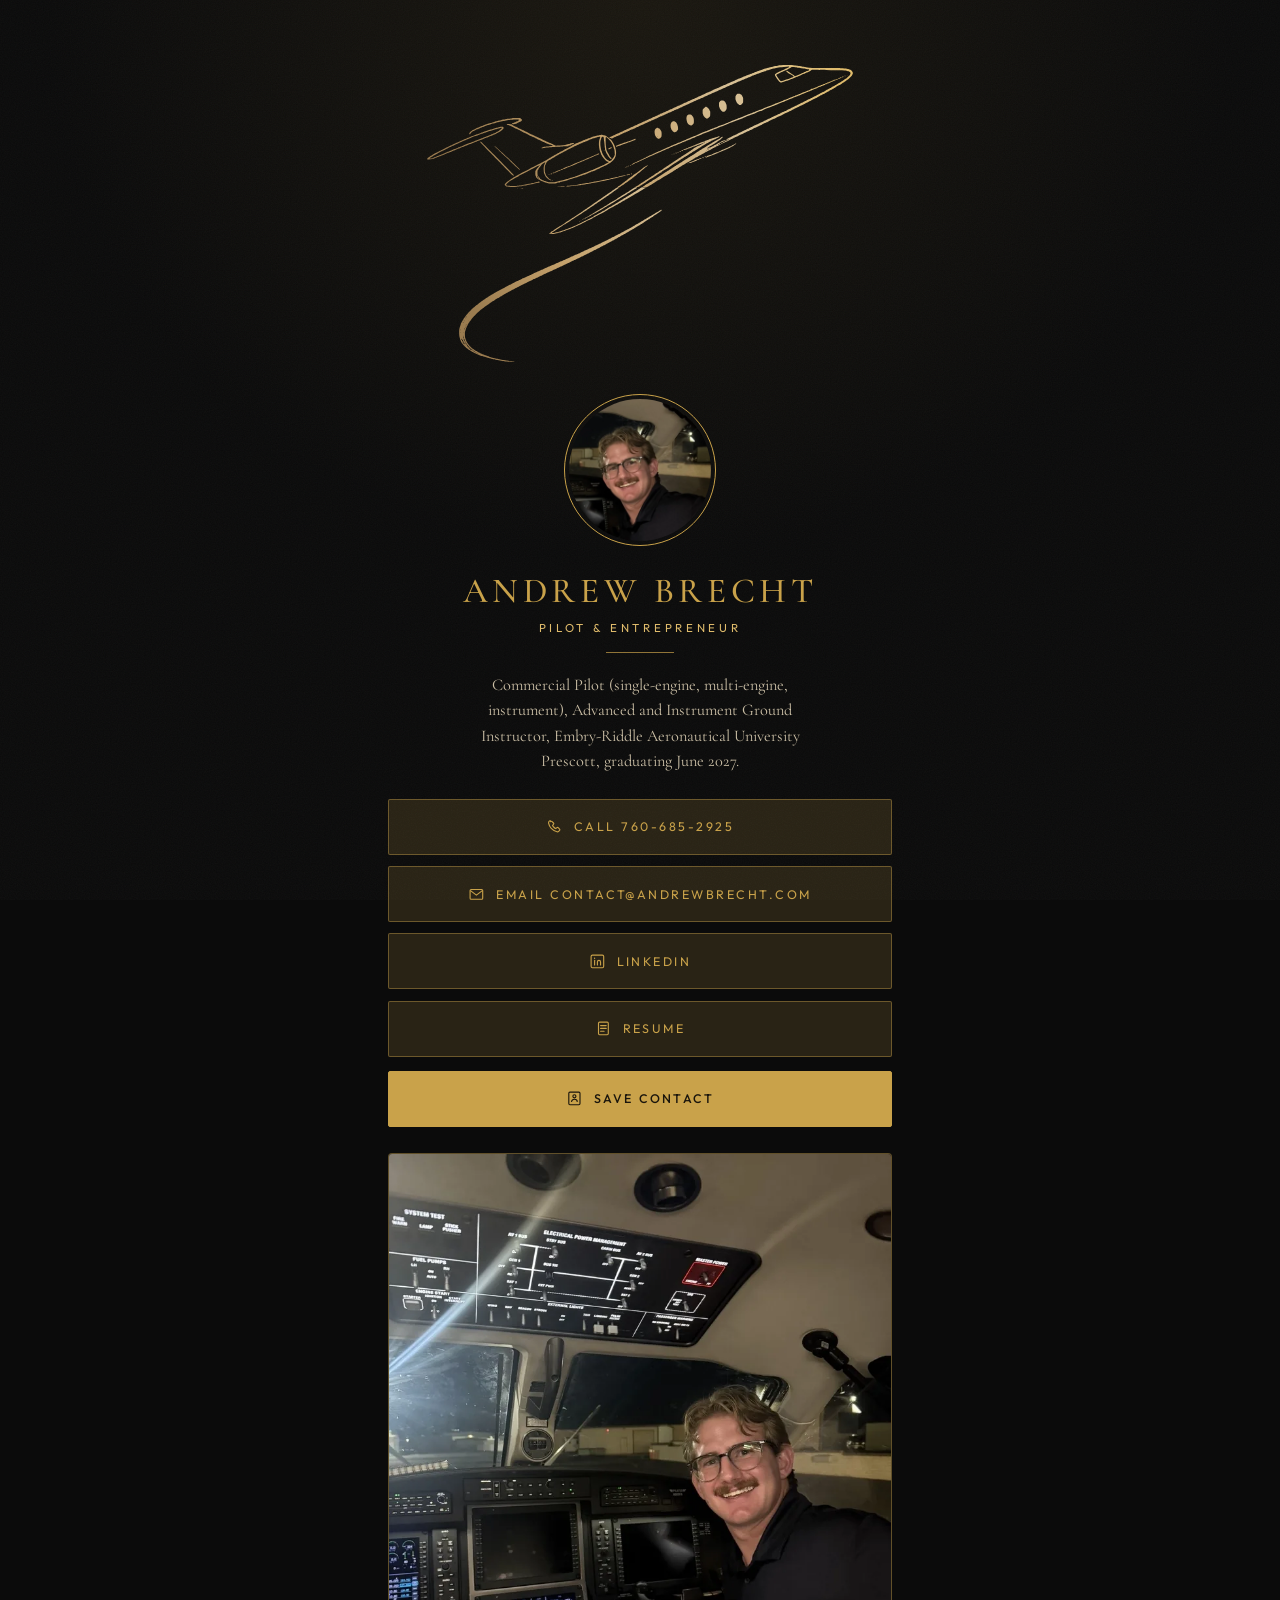
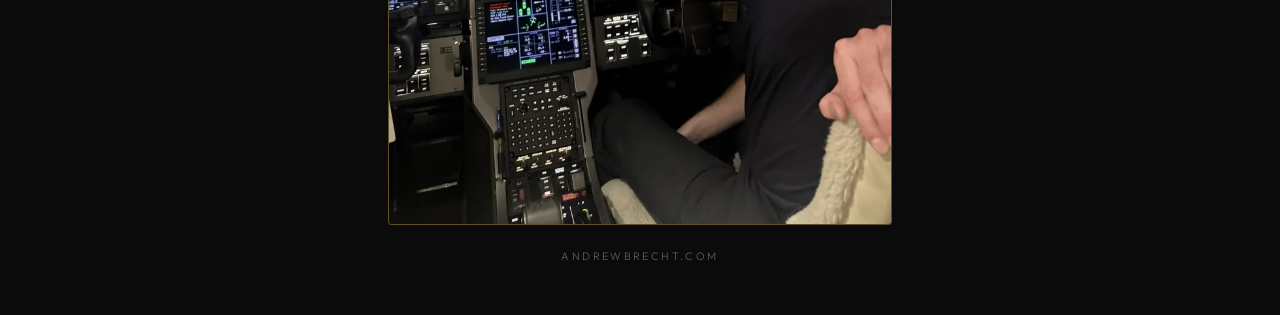
<file: index.html>
<!DOCTYPE html>
<html lang="en">
<head>
  <meta charset="utf-8">
  <meta name="viewport" content="width=device-width, initial-scale=1, viewport-fit=cover">
  <meta name="theme-color" content="#0b0b0b">
  <meta name="color-scheme" content="dark">
  <meta name="description" content="Andrew Brecht, Pilot &amp; Entrepreneur. Commercial pilot and Advanced and Instrument Ground Instructor at Embry-Riddle Aeronautical University Prescott, Arizona.">
  <title>Andrew Brecht · Pilot &amp; Entrepreneur</title>
  <link rel="canonical" href="https://andrewbrecht.com/">
  <link rel="stylesheet" href="styles.css">
  <meta property="og:type" content="website">
  <meta property="og:url" content="https://andrewbrecht.com/">
  <meta property="og:title" content="Andrew Brecht · Pilot &amp; Entrepreneur">
  <meta property="og:description" content="Andrew Brecht, Pilot &amp; Entrepreneur. Commercial pilot and Advanced and Instrument Ground Instructor at Embry-Riddle Aeronautical University Prescott, Arizona.">
  <meta property="og:image" content="https://andrewbrecht.com/logo-jet-tarmac.png">
  <script type="application/ld+json">
  {
    "@context": "https://schema.org",
    "@type": "Person",
    "name": "Andrew Brecht",
    "jobTitle": "Pilot & Entrepreneur",
    "url": "https://andrewbrecht.com/",
    "email": "contact@andrewbrecht.com",
    "telephone": "+17606852925",
    "sameAs": ["https://www.linkedin.com/in/andrewjbrecht"]
  }
  </script>
</head>
<body>
  <main class="page">
    <picture class="mark">
      <source type="image/svg+xml" srcset="logo-jet-tarmac.svg">
      <img src="logo-jet-tarmac.png" width="800" height="566" alt="Business jet with a contrail">
    </picture>

    <figure class="portrait">
      <picture>
        <source type="image/webp" srcset="portrait.webp">
        <img src="portrait.jpg" alt="Andrew Brecht" width="600" height="600">
      </picture>
    </figure>

    <header class="identity">
      <h1 class="name">Andrew Brecht</h1>
      <p class="title">Pilot &amp; Entrepreneur</p>
      <hr class="rule">
    </header>

    <p class="bio">Commercial Pilot (single-engine, multi-engine, instrument), Advanced and Instrument Ground Instructor, Embry-Riddle Aeronautical University Prescott, graduating June 2027.</p>

    <ul class="actions">
      <li>
        <a class="btn" href="tel:+17606852925">
          <svg viewBox="0 0 24 24" aria-hidden="true">
            <path d="M6.8 3.7c.5-.5 1.4-.5 1.9 0l2 2c.5.5.5 1.3.1 1.8L9.4 9.2c.2.4.8 1.4 1.9 2.6 1.1 1.1 2.1 1.7 2.6 1.9l1.7-1.4c.5-.4 1.3-.4 1.8.1l2 2c.5.5.5 1.4 0 1.9l-1.3 1.3c-.6.6-1.5.9-2.4.7-2.2-.4-5.3-2-8.2-4.9S4.1 8.1 3.7 5.9c-.2-.9.1-1.8.7-2.4l1.4-1.3Z"/>
          </svg>
          Call 760-685-2925
        </a>
      </li>
      <li>
        <a class="btn" href="mailto:contact@andrewbrecht.com">
          <svg viewBox="0 0 24 24" aria-hidden="true">
            <rect x="3" y="5" width="18" height="14" rx="1.6"/>
            <path d="m4 7 8 6 8-6"/>
          </svg>
          Email contact@andrewbrecht.com
        </a>
      </li>
      <li>
        <a class="btn" href="https://www.linkedin.com/in/andrewjbrecht" target="_blank" rel="noopener noreferrer">
          <svg viewBox="0 0 24 24" aria-hidden="true">
            <rect x="3" y="3" width="18" height="18" rx="2"/>
            <circle cx="8" cy="7.5" r="0.95" fill="currentColor" stroke="none"/>
            <path d="M8 10.5V17"/>
            <path d="M12 17v-4.2c0-1.3.9-2.3 2.2-2.3 1.3 0 2.3 1 2.3 2.3V17"/>
          </svg>
          LinkedIn
        </a>
      </li>
      <li>
        <a class="btn" href="/resume/">
          <svg viewBox="0 0 24 24" aria-hidden="true">
            <rect x="5" y="3" width="14" height="18" rx="1.6"/>
            <path d="M8 8h8M8 12h8M8 16h5"/>
          </svg>
          Resume
        </a>
      </li>
      <li>
        <a class="btn btn-primary" href="andrew-brecht.vcf">
          <svg viewBox="0 0 24 24" aria-hidden="true">
            <rect x="4" y="3" width="16" height="18" rx="1.6"/>
            <circle cx="12" cy="9" r="2.2"/>
            <path d="M8 16.5c0-1.8 1.8-3.2 4-3.2s4 1.4 4 3.2"/>
          </svg>
          Save contact
        </a>
      </li>
    </ul>

    <section class="feature" aria-label="Photos of Andrew Brecht">
      <figure>
        <picture>
          <source type="image/webp" srcset="feature.webp">
          <img src="feature.jpg" alt="Andrew Brecht in the cockpit of a business jet" width="768" height="1024" loading="lazy">
        </picture>
      </figure>
    </section>

    <p class="site-foot">andrewbrecht.com</p>
  </main>
</body>
</html>
</file>
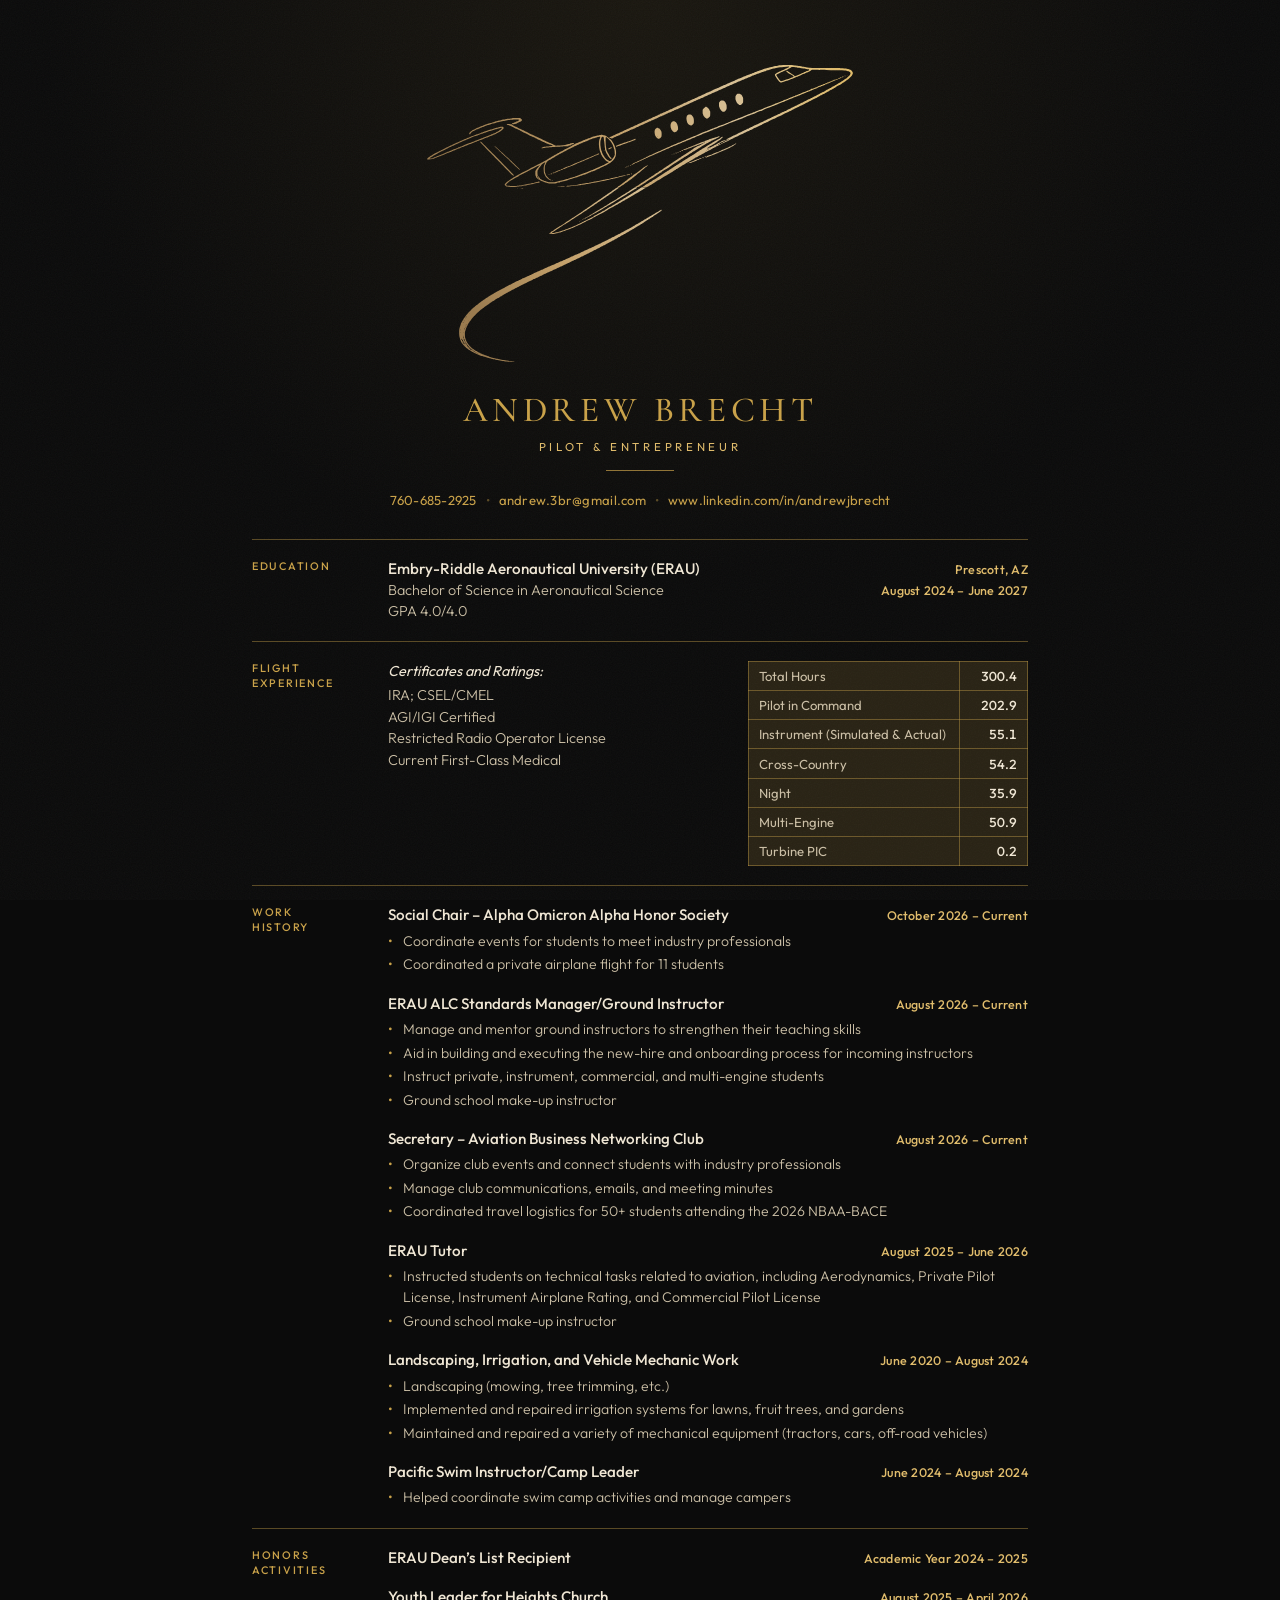
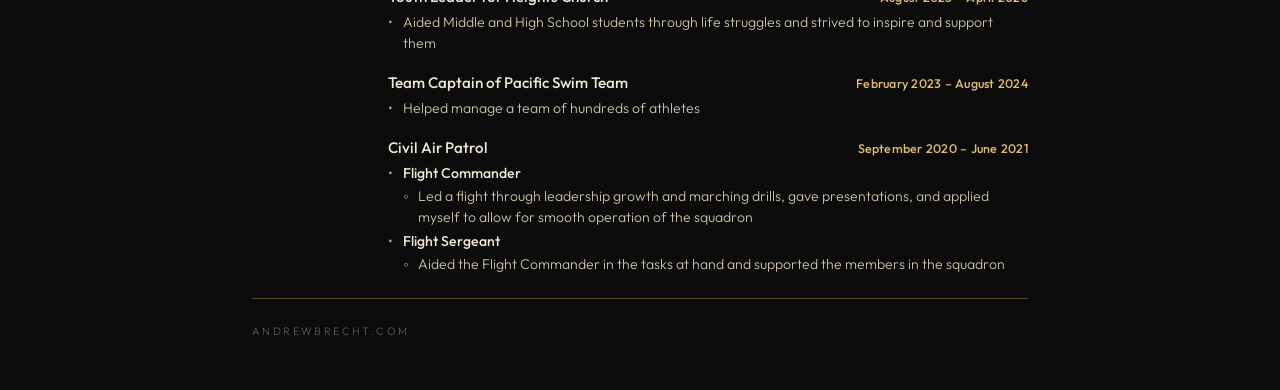
<file: resume/index.html>
<!DOCTYPE html>
<html lang="en">
<head>
  <meta charset="utf-8">
  <meta name="viewport" content="width=device-width, initial-scale=1, viewport-fit=cover">
  <meta name="theme-color" content="#0b0b0b">
  <meta name="color-scheme" content="dark">
  <meta name="description" content="Resume of Andrew Brecht, Pilot &amp; Entrepreneur. Embry-Riddle Aeronautical University Prescott.">
  <title>Resume · Andrew Brecht · Pilot &amp; Entrepreneur</title>
  <link rel="canonical" href="https://andrewbrecht.com/resume/">
  <link rel="stylesheet" href="/styles.css">
</head>
<body>
  <main class="page page-resume">
    <picture class="mark">
      <source type="image/svg+xml" srcset="/logo-jet-tarmac.svg">
      <img src="/logo-jet-tarmac.png" width="800" height="566" alt="Business jet with a contrail">
    </picture>

    <header class="identity">
      <h1 class="name">Andrew Brecht</h1>
      <p class="title">Pilot &amp; Entrepreneur</p>
      <hr class="rule">
    </header>

    <article class="resume">
      <p class="resume-contact">
        <a href="tel:+17606852925">760-685-2925</a>
        <span class="resume-dot" aria-hidden="true">•</span>
        <a href="mailto:andrew.3br@gmail.com">andrew.3br@gmail.com</a>
        <span class="resume-dot" aria-hidden="true">•</span>
        <a href="https://www.linkedin.com/in/andrewjbrecht" target="_blank" rel="noopener noreferrer">www.linkedin.com/in/andrewjbrecht</a>
      </p>

      <section class="resume-section">
        <h2>Education</h2>
        <div class="resume-body">
          <div class="resume-entry">
            <div class="resume-row">
              <p class="resume-role">Embry-Riddle Aeronautical University (ERAU)</p>
              <p class="resume-when">Prescott, AZ</p>
            </div>
            <div class="resume-row">
              <p class="resume-detail">Bachelor of Science in Aeronautical Science</p>
              <p class="resume-when">August 2024 – June 2027</p>
            </div>
            <p class="resume-detail">GPA 4.0/4.0</p>
          </div>
        </div>
      </section>

      <section class="resume-section">
        <h2 class="resume-heading-stack">Flight <span>Experience</span></h2>
        <div class="resume-body resume-flight">
          <div class="resume-certs">
            <p class="resume-certs-label">Certificates and Ratings:</p>
            <p>IRA; CSEL/CMEL</p>
            <p>AGI/IGI Certified</p>
            <p>Restricted Radio Operator License</p>
            <p>Current First-Class Medical</p>
          </div>
          <table class="resume-hours">
            <caption class="visually-hidden">Flight hours</caption>
            <tbody>
              <tr><th scope="row">Total Hours</th><td>300.4</td></tr>
              <tr><th scope="row">Pilot in Command</th><td>202.9</td></tr>
              <tr><th scope="row">Instrument (Simulated &amp; Actual)</th><td>55.1</td></tr>
              <tr><th scope="row">Cross-Country</th><td>54.2</td></tr>
              <tr><th scope="row">Night</th><td>35.9</td></tr>
              <tr><th scope="row">Multi-Engine</th><td>50.9</td></tr>
              <tr><th scope="row">Turbine PIC</th><td>0.2</td></tr>
            </tbody>
          </table>
        </div>
      </section>

      <section class="resume-section">
        <h2 class="resume-heading-stack">Work <span>History</span></h2>
        <div class="resume-body">
          <div class="resume-entry">
            <div class="resume-row">
              <p class="resume-role">Social Chair – Alpha Omicron Alpha Honor Society</p>
              <p class="resume-when">October 2026 – Current</p>
            </div>
            <ul>
              <li>Coordinate events for students to meet industry professionals</li>
              <li>Coordinated a private airplane flight for 11 students</li>
            </ul>
          </div>

          <div class="resume-entry">
            <div class="resume-row">
              <p class="resume-role">ERAU ALC Standards Manager/Ground Instructor</p>
              <p class="resume-when">August 2026 – Current</p>
            </div>
            <ul>
              <li>Manage and mentor ground instructors to strengthen their teaching skills</li>
              <li>Aid in building and executing the new-hire and onboarding process for incoming instructors</li>
              <li>Instruct private, instrument, commercial, and multi-engine students</li>
              <li>Ground school make-up instructor</li>
            </ul>
          </div>

          <div class="resume-entry">
            <div class="resume-row">
              <p class="resume-role">Secretary – Aviation Business Networking Club</p>
              <p class="resume-when">August 2026 – Current</p>
            </div>
            <ul>
              <li>Organize club events and connect students with industry professionals</li>
              <li>Manage club communications, emails, and meeting minutes</li>
              <li>Coordinated travel logistics for 50+ students attending the 2026 NBAA-BACE</li>
            </ul>
          </div>

          <div class="resume-entry">
            <div class="resume-row">
              <p class="resume-role">ERAU Tutor</p>
              <p class="resume-when">August 2025 – June 2026</p>
            </div>
            <ul>
              <li>Instructed students on technical tasks related to aviation, including Aerodynamics, Private Pilot License, Instrument Airplane Rating, and Commercial Pilot License</li>
              <li>Ground school make-up instructor</li>
            </ul>
          </div>

          <div class="resume-entry">
            <div class="resume-row">
              <p class="resume-role">Landscaping, Irrigation, and Vehicle Mechanic Work</p>
              <p class="resume-when">June 2020 – August 2024</p>
            </div>
            <ul>
              <li>Landscaping (mowing, tree trimming, etc.)</li>
              <li>Implemented and repaired irrigation systems for lawns, fruit trees, and gardens</li>
              <li>Maintained and repaired a variety of mechanical equipment (tractors, cars, off-road vehicles)</li>
            </ul>
          </div>

          <div class="resume-entry">
            <div class="resume-row">
              <p class="resume-role">Pacific Swim Instructor/Camp Leader</p>
              <p class="resume-when">June 2024 – August 2024</p>
            </div>
            <ul>
              <li>Helped coordinate swim camp activities and manage campers</li>
            </ul>
          </div>
        </div>
      </section>

      <section class="resume-section">
        <h2 class="resume-heading-stack resume-heading-honors">Honors <span>Activities</span></h2>
        <div class="resume-body">
          <div class="resume-entry">
            <div class="resume-row">
              <p class="resume-role">ERAU Dean’s List Recipient</p>
              <p class="resume-when">Academic Year 2024 – 2025</p>
            </div>
          </div>

          <div class="resume-entry">
            <div class="resume-row">
              <p class="resume-role">Youth Leader for Heights Church</p>
              <p class="resume-when">August 2025 – April 2026</p>
            </div>
            <ul>
              <li>Aided Middle and High School students through life struggles and strived to inspire and support them</li>
            </ul>
          </div>

          <div class="resume-entry">
            <div class="resume-row">
              <p class="resume-role">Team Captain of Pacific Swim Team</p>
              <p class="resume-when">February 2023 – August 2024</p>
            </div>
            <ul>
              <li>Helped manage a team of hundreds of athletes</li>
            </ul>
          </div>

          <div class="resume-entry">
            <div class="resume-row">
              <p class="resume-role">Civil Air Patrol</p>
              <p class="resume-when">September 2020 – June 2021</p>
            </div>
            <ul>
              <li>
                <span class="resume-subrole">Flight Commander</span>
                <ul>
                  <li>Led a flight through leadership growth and marching drills, gave presentations, and applied myself to allow for smooth operation of the squadron</li>
                </ul>
              </li>
              <li>
                <span class="resume-subrole">Flight Sergeant</span>
                <ul>
                  <li>Aided the Flight Commander in the tasks at hand and supported the members in the squadron</li>
                </ul>
              </li>
            </ul>
          </div>
        </div>
      </section>
    </article>

    <p class="site-foot">andrewbrecht.com</p>
  </main>
</body>
</html>
</file>
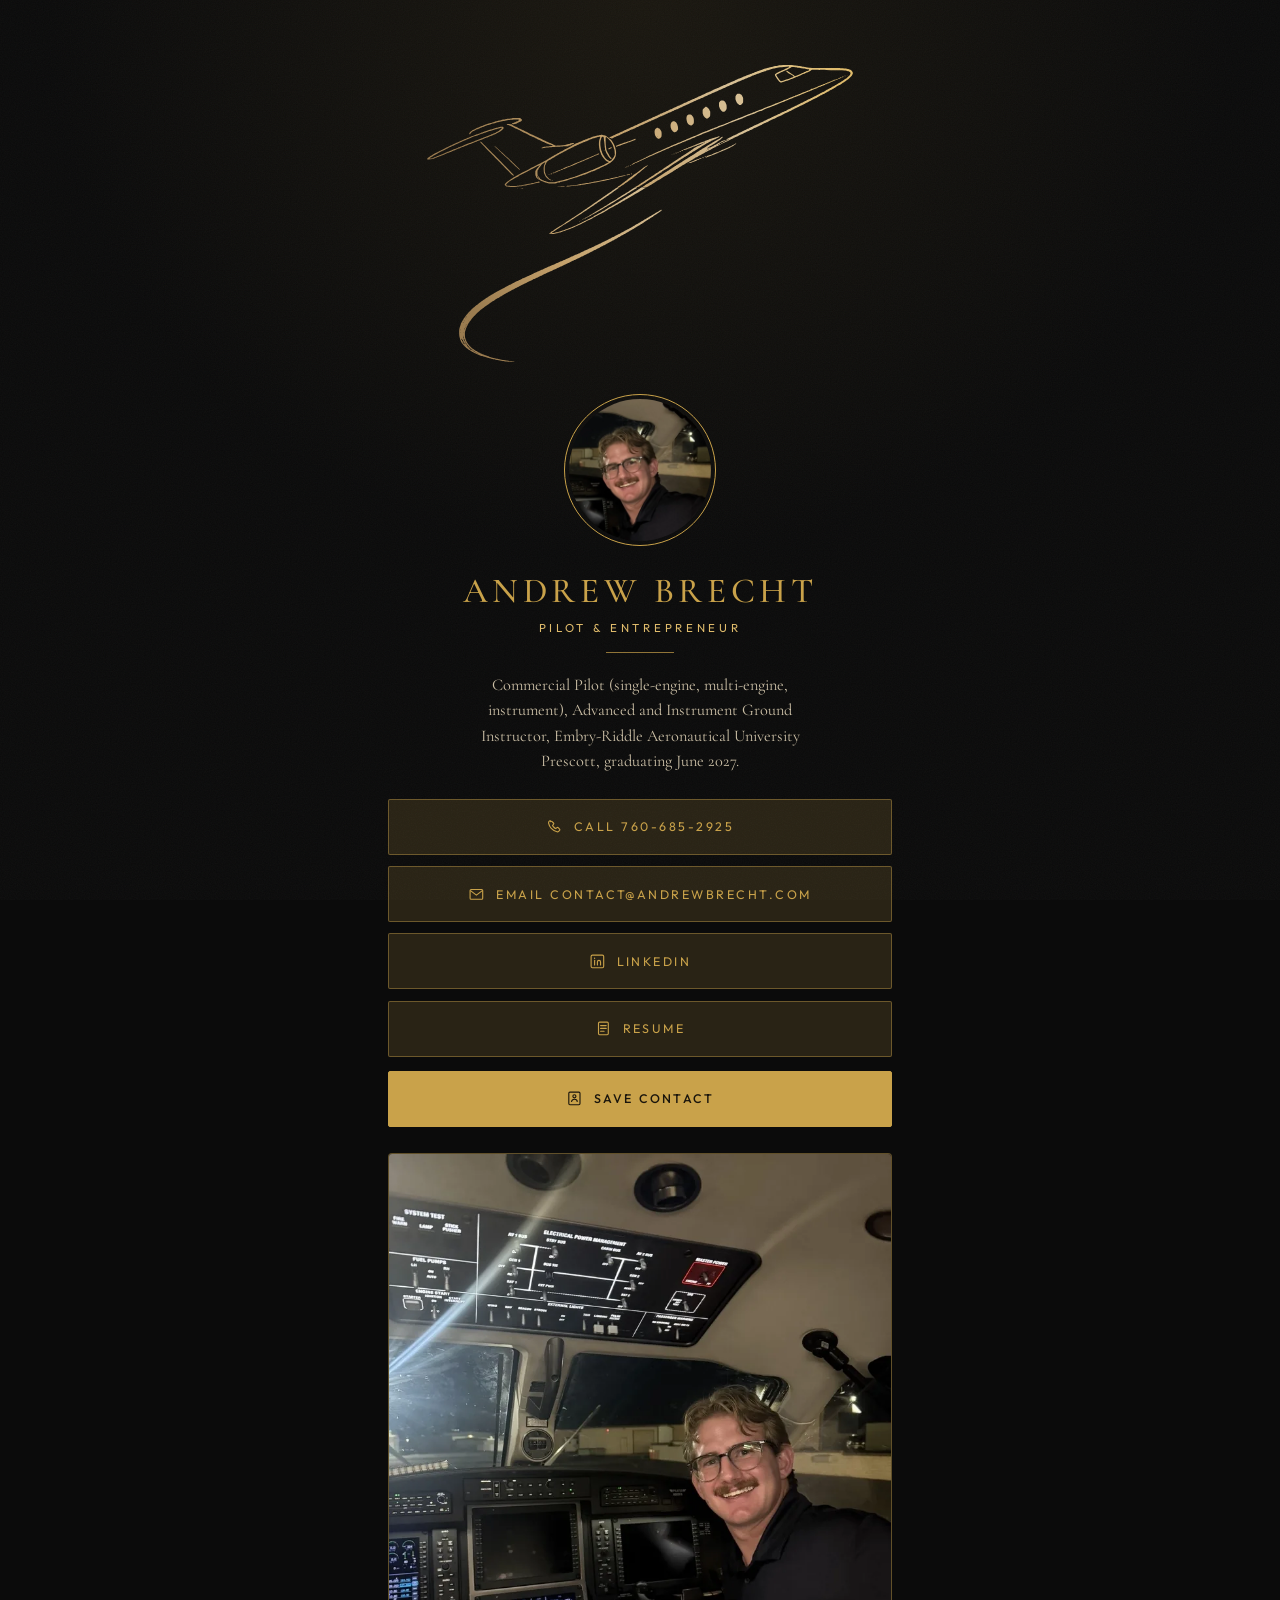
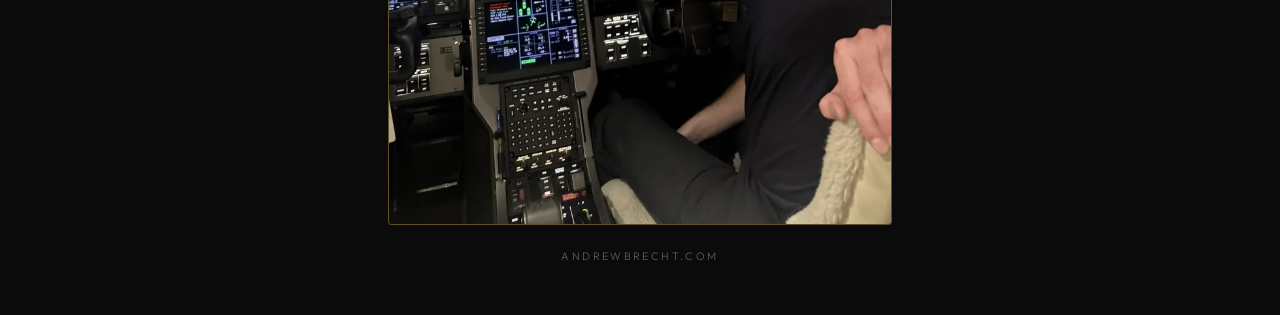
<file: c/cg2b6pwxwg/index.html>
<!DOCTYPE html>
<html lang="en">
<head>
  <meta charset="utf-8">
  <meta name="viewport" content="width=device-width, initial-scale=1, viewport-fit=cover">
  <meta name="theme-color" content="#0b0b0b">
  <meta name="color-scheme" content="dark">
  <meta name="description" content="Andrew Brecht, Pilot &amp; Entrepreneur. Call, email, or save contact.">
  <title>Andrew Brecht · Pilot &amp; Entrepreneur</title>
  <link rel="stylesheet" href="/styles.css">
</head>
<body>
  <main class="page">
    <picture class="mark">
      <source type="image/svg+xml" srcset="/logo-jet-tarmac.svg">
      <img src="/logo-jet-tarmac.png" width="800" height="566" alt="Business jet with a contrail">
    </picture>

    <figure class="portrait">
      <picture>
        <source type="image/webp" srcset="/portrait.webp">
        <img src="/portrait.jpg" alt="Andrew Brecht" width="600" height="600">
      </picture>
    </figure>

    <header class="identity">
      <h1 class="name">Andrew Brecht</h1>
      <p class="title">Pilot &amp; Entrepreneur</p>
      <hr class="rule">
    </header>

    <p class="bio">Commercial Pilot (single-engine, multi-engine, instrument), Advanced and Instrument Ground Instructor, Embry-Riddle Aeronautical University Prescott, graduating June 2027.</p>

    <ul class="actions">
      <li>
        <a class="btn" href="tel:+17606852925">
          <svg viewBox="0 0 24 24" aria-hidden="true">
            <path d="M6.8 3.7c.5-.5 1.4-.5 1.9 0l2 2c.5.5.5 1.3.1 1.8L9.4 9.2c.2.4.8 1.4 1.9 2.6 1.1 1.1 2.1 1.7 2.6 1.9l1.7-1.4c.5-.4 1.3-.4 1.8.1l2 2c.5.5.5 1.4 0 1.9l-1.3 1.3c-.6.6-1.5.9-2.4.7-2.2-.4-5.3-2-8.2-4.9S4.1 8.1 3.7 5.9c-.2-.9.1-1.8.7-2.4l1.4-1.3Z"/>
          </svg>
          Call 760-685-2925
        </a>
      </li>
      <li>
        <a class="btn" href="mailto:contact@andrewbrecht.com">
          <svg viewBox="0 0 24 24" aria-hidden="true">
            <rect x="3" y="5" width="18" height="14" rx="1.6"/>
            <path d="m4 7 8 6 8-6"/>
          </svg>
          Email contact@andrewbrecht.com
        </a>
      </li>
      <li>
        <a class="btn" href="https://www.linkedin.com/in/andrewjbrecht" target="_blank" rel="noopener noreferrer">
          <svg viewBox="0 0 24 24" aria-hidden="true">
            <rect x="3" y="3" width="18" height="18" rx="2"/>
            <circle cx="8" cy="7.5" r="0.95" fill="currentColor" stroke="none"/>
            <path d="M8 10.5V17"/>
            <path d="M12 17v-4.2c0-1.3.9-2.3 2.2-2.3 1.3 0 2.3 1 2.3 2.3V17"/>
          </svg>
          LinkedIn
        </a>
      </li>
      <li>
        <a class="btn" href="/resume/">
          <svg viewBox="0 0 24 24" aria-hidden="true">
            <rect x="5" y="3" width="14" height="18" rx="1.6"/>
            <path d="M8 8h8M8 12h8M8 16h5"/>
          </svg>
          Resume
        </a>
      </li>
      <li>
        <a class="btn btn-primary" href="andrew-brecht.vcf">
          <svg viewBox="0 0 24 24" aria-hidden="true">
            <rect x="4" y="3" width="16" height="18" rx="1.6"/>
            <circle cx="12" cy="9" r="2.2"/>
            <path d="M8 16.5c0-1.8 1.8-3.2 4-3.2s4 1.4 4 3.2"/>
          </svg>
          Save contact
        </a>
      </li>
    </ul>

    <section class="feature" aria-label="Photos of Andrew Brecht">
      <figure>
        <picture>
          <source type="image/webp" srcset="/feature.webp">
          <img src="/feature.jpg" alt="Andrew Brecht in the cockpit of a business jet" width="768" height="1024" loading="lazy">
        </picture>
      </figure>
    </section>

    <p class="site-foot">andrewbrecht.com</p>
  </main>
</body>
</html>
</file>
<file: styles.css>
/* Andrew Brecht — personal contact page
   Matte black + metallic gold, to match the metal business card. */

:root {
  --black: #0b0b0b;
  --black-soft: #141414;
  --gold: #c9a24a;
  --gold-bright: #e0bc6c;
  --gold-dim: rgba(201, 162, 74, 0.42);
  --gold-faint: rgba(201, 162, 74, 0.16);
  --cream: #efe6d4;
  --cream-dim: #cbbfa6;
  --ink: #1a150c;
  --serif: "Cormorant Garamond", "EB Garamond", "Palatino Linotype", Palatino, "Times New Roman", serif;
  --sans: "Outfit", "Helvetica Neue", Helvetica, Arial, sans-serif;
}

@font-face {
  font-family: "Cormorant Garamond";
  src: url("CormorantGaramond-VariableFont_wght.ttf") format("truetype");
  font-weight: 300 700;
  font-style: normal;
  font-display: swap;
}

@font-face {
  font-family: "Outfit";
  src: url("Outfit-VariableFont_wght.ttf") format("truetype");
  font-weight: 300 700;
  font-style: normal;
  font-display: swap;
}

*,
*::before,
*::after {
  box-sizing: border-box;
  margin: 0;
  padding: 0;
}

html {
  background: var(--black);
  color: var(--cream);
  -webkit-text-size-adjust: 100%;
  text-size-adjust: 100%;
}

body {
  min-height: 100dvh;
  font-family: var(--sans);
  font-weight: 300;
  background:
    radial-gradient(ellipse 80% 50% at 50% 0%, #1a1710 0%, var(--black) 58%),
    var(--black);
  color: var(--cream);
}

/* Subtle film grain so the black feels like a matte metal card, not a flat screen. */
body::before {
  content: "";
  position: fixed;
  inset: 0;
  pointer-events: none;
  z-index: 1;
  opacity: 0.045;
  background-image: url("data:image/svg+xml,%3Csvg xmlns='http://www.w3.org/2000/svg' width='180' height='180'%3E%3Cfilter id='n'%3E%3CfeTurbulence type='fractalNoise' baseFrequency='.85' numOctaves='4' stitchTiles='stitch'/%3E%3C/filter%3E%3Crect width='180' height='180' filter='url(%23n)' opacity='.9'/%3E%3C/svg%3E");
  background-size: 180px 180px;
}

.page {
  position: relative;
  z-index: 2;
  min-height: 100dvh;
  display: flex;
  flex-direction: column;
  align-items: center;
  justify-content: flex-start;
  width: 100%;
  max-width: 440px;
  margin: 0 auto;
  padding: max(1.75rem, env(safe-area-inset-top)) 1.4rem max(1.75rem, env(safe-area-inset-bottom));
}

.mark {
  width: min(100%, 340px);
  height: auto;
  display: block;
  margin: 0.15rem auto 1.15rem;
}

.mark img {
  width: 100%;
  height: auto;
  display: block;
}

.portrait {
  width: 7.75rem;
  aspect-ratio: 1;
  margin: 0.15rem auto 1.45rem;
  padding: 4px;
  border: 1px solid var(--gold);
  border-radius: 50%;
  background: transparent;
}

.portrait picture {
  display: block;
  width: 100%;
  height: 100%;
  border-radius: 50%;
}

.portrait img {
  width: 100%;
  height: 100%;
  object-fit: cover;
  object-position: center;
  border-radius: 50%;
  display: block;
  background: #161411;
}

.identity {
  text-align: center;
  margin-bottom: 1.25rem;
}

.name {
  font-family: var(--serif);
  font-weight: 500;
  font-size: clamp(1.7rem, 7.3vw, 2.2rem);
  letter-spacing: 0.13em;
  line-height: 1.05;
  color: var(--gold);
  text-transform: uppercase;
  font-variation-settings: "wght" 500;
  white-space: nowrap;
}

@media (max-width: 340px) {
  .name {
    white-space: normal;
    font-size: clamp(1.85rem, 11vw, 2.2rem);
    letter-spacing: 0.14em;
  }
}

.title {
  margin-top: 0.62rem;
  font-family: var(--sans);
  font-weight: 400;
  font-size: 0.72rem;
  letter-spacing: 0.32em;
  text-transform: uppercase;
  color: var(--gold-bright);
}

.rule {
  display: block;
  width: 4.25rem;
  height: 1px;
  margin: 1.05rem auto 0;
  background: var(--gold);
  opacity: 0.7;
  border: 0;
}

.bio {
  text-align: center;
  font-family: var(--serif);
  font-weight: 400;
  font-size: 1.02rem;
  line-height: 1.55;
  color: var(--cream-dim);
  max-width: 22.5rem;
  margin: 0 auto 1.55rem;
  font-variation-settings: "wght" 400;
}

.actions {
  list-style: none;
  width: 100%;
  display: flex;
  flex-direction: column;
  gap: 0.7rem;
}

.btn {
  display: flex;
  align-items: center;
  justify-content: center;
  gap: 0.7rem;
  width: 100%;
  min-height: 3.5rem;
  padding: 0.85rem 1rem;
  border: 1px solid var(--gold-dim);
  background: var(--gold-faint);
  color: var(--gold);
  text-decoration: none;
  font-family: var(--sans);
  font-weight: 400;
  font-size: 0.78rem;
  letter-spacing: 0.2em;
  text-transform: uppercase;
  border-radius: 2px;
  transition: background 0.2s ease, border-color 0.2s ease, color 0.2s ease;
  -webkit-tap-highlight-color: rgba(201, 162, 74, 0.2);
}

.btn svg {
  width: 1.05rem;
  height: 1.05rem;
  flex-shrink: 0;
  stroke: currentColor;
  fill: none;
  stroke-width: 1.6;
  stroke-linecap: round;
  stroke-linejoin: round;
}

.btn:hover,
.btn:focus-visible {
  background: rgba(201, 162, 74, 0.22);
  border-color: var(--gold);
  color: var(--gold-bright);
  outline: none;
}

.btn:active {
  background: rgba(201, 162, 74, 0.3);
}

.btn-primary {
  background: var(--gold);
  border-color: var(--gold);
  color: var(--ink);
  font-weight: 500;
  letter-spacing: 0.18em;
  margin-top: 0.2rem;
}

.btn-primary svg {
  stroke: currentColor;
}

.btn-primary:hover,
.btn-primary:focus-visible {
  background: var(--gold-bright);
  border-color: var(--gold-bright);
  color: var(--ink);
}

.feature {
  width: 100%;
  margin-top: 1.65rem;
}

.feature figure {
  margin: 0;
  overflow: hidden;
  border-radius: 4px;
  border: 1px solid var(--gold-dim);
  background: #161411;
}

.feature picture,
.feature img {
  width: 100%;
  height: auto;
  display: block;
}

.site-foot {
  margin-top: 1.55rem;
  font-family: var(--sans);
  font-weight: 300;
  font-size: 0.68rem;
  letter-spacing: 0.22em;
  text-transform: uppercase;
  color: rgba(203, 191, 166, 0.45);
}

@media (min-width: 600px) {
  .page {
    max-width: 420px;
    padding-top: 2.75rem;
    padding-bottom: 2.75rem;
  }
}

@media (min-width: 900px) {
  .page {
    max-width: 560px;
    padding: 3.5rem 1.75rem 3.25rem;
  }

  .mark {
    width: min(100%, 440px);
    margin-bottom: 1.4rem;
  }

  .portrait {
    width: 9.5rem;
    margin-bottom: 1.7rem;
  }
}

/* Resume page — in-page resume, same dark/gold language as the contact page. */
.visually-hidden {
  position: absolute;
  width: 1px;
  height: 1px;
  padding: 0;
  margin: -1px;
  overflow: hidden;
  clip: rect(0, 0, 0, 0);
  white-space: nowrap;
  border: 0;
}

.page.page-resume {
  max-width: 44rem;
  align-items: stretch;
}

.page-resume .mark {
  margin-left: auto;
  margin-right: auto;
}
.resume {
  width: 100%;
  margin: 0;
}

.resume-contact {
  display: flex;
  flex-wrap: wrap;
  justify-content: center;
  align-items: center;
  gap: 0.35rem 0.55rem;
  text-align: center;
  font-family: var(--sans);
  font-weight: 400;
  font-size: 0.82rem;
  letter-spacing: 0.02em;
  line-height: 1.5;
  color: var(--cream-dim);
  margin: 0 0 1.75rem;
}

.resume-contact a {
  color: var(--gold);
  text-decoration: none;
  overflow-wrap: anywhere;
}

.resume-contact a:hover,
.resume-contact a:focus-visible {
  color: var(--gold-bright);
  outline: none;
}

.resume-dot {
  color: var(--gold-dim);
}

.resume-section {
  display: grid;
  grid-template-columns: 7.25rem minmax(0, 1fr);
  gap: 0.35rem 1.25rem;
  padding: 1.2rem 0;
  border-top: 1px solid var(--gold-dim);
}

.resume-section:last-child {
  border-bottom: 1px solid var(--gold-dim);
  padding-bottom: 1.4rem;
}

.resume-section h2 {
  font-family: var(--sans);
  font-weight: 500;
  font-size: 0.68rem;
  letter-spacing: 0.16em;
  line-height: 1.35;
  text-transform: uppercase;
  color: var(--gold);
}

.resume-heading-stack span {
  display: block;
}

.resume-heading-stack.resume-heading-honors span::before {
  content: none;
}

.resume-body {
  min-width: 0;
}

.resume-entry + .resume-entry {
  margin-top: 1.15rem;
}

.resume-row {
  display: flex;
  justify-content: space-between;
  align-items: baseline;
  gap: 0.75rem 1.25rem;
}

.resume-role {
  font-family: var(--sans);
  font-weight: 500;
  font-size: 0.95rem;
  line-height: 1.35;
  color: var(--cream);
}

.resume-detail {
  font-family: var(--sans);
  font-weight: 300;
  font-size: 0.9rem;
  line-height: 1.45;
  color: var(--cream-dim);
}

.resume-when {
  flex-shrink: 0;
  text-align: right;
  font-family: var(--sans);
  font-weight: 500;
  font-size: 0.78rem;
  letter-spacing: 0.02em;
  line-height: 1.35;
  color: var(--gold-bright);
  white-space: nowrap;
}

.resume-entry ul {
  list-style: none;
  margin-top: 0.3rem;
}

.resume-entry li {
  position: relative;
  padding-left: 0.95rem;
  font-family: var(--sans);
  font-weight: 300;
  font-size: 0.88rem;
  line-height: 1.5;
  color: var(--cream-dim);
}

.resume-entry li + li {
  margin-top: 0.15rem;
}

.resume-entry li::before {
  content: "•";
  position: absolute;
  left: 0;
  color: var(--gold);
  font-weight: 400;
}

.resume-subrole {
  font-weight: 500;
  color: var(--cream);
}

.resume-entry li ul {
  margin-top: 0.15rem;
}

.resume-entry li li {
  padding-left: 0.9rem;
}

.resume-entry li li::before {
  content: "◦";
  color: var(--gold-bright);
}

.resume-flight {
  display: grid;
  grid-template-columns: minmax(0, 1fr) minmax(14.5rem, 17.5rem);
  gap: 1rem 1.5rem;
  align-items: start;
}

.resume-certs {
  font-family: var(--sans);
  font-weight: 300;
  font-size: 0.9rem;
  line-height: 1.5;
  color: var(--cream-dim);
}

.resume-certs-label {
  font-style: italic;
  font-weight: 400;
  color: var(--cream);
  margin-bottom: 0.15rem;
}

.resume-hours {
  width: 100%;
  border-collapse: collapse;
  font-family: var(--sans);
  font-size: 0.82rem;
  color: var(--cream);
  background: var(--gold-faint);
}

.resume-hours th,
.resume-hours td {
  padding: 0.38rem 0.65rem;
  border: 1px solid var(--gold-dim);
  text-align: left;
  font-weight: 300;
}

.resume-hours th {
  font-weight: 400;
  color: var(--cream-dim);
}

.resume-hours td {
  width: 4.25rem;
  text-align: right;
  font-weight: 500;
  font-variant-numeric: tabular-nums;
  color: var(--cream);
}

@media (max-width: 700px) {
  .page.page-resume {
    max-width: 44rem;
  }

  .resume-section {
    grid-template-columns: 1fr;
    gap: 0.55rem;
    padding: 1.15rem 0;
  }

  .resume-heading-stack span {
    display: inline;
  }

  .resume-heading-stack.resume-heading-honors span::before {
    content: "& ";
  }

  .resume-flight {
    grid-template-columns: 1fr;
  }

  .resume-row {
    flex-direction: column;
    align-items: flex-start;
    gap: 0.15rem;
  }

  .resume-when {
    text-align: left;
    white-space: normal;
    font-weight: 400;
    color: var(--gold);
  }
}

@media (min-width: 900px) {
  .page.page-resume {
    max-width: 52rem;
    padding: 3.5rem 1.75rem 3.25rem;
  }
}
</file>
